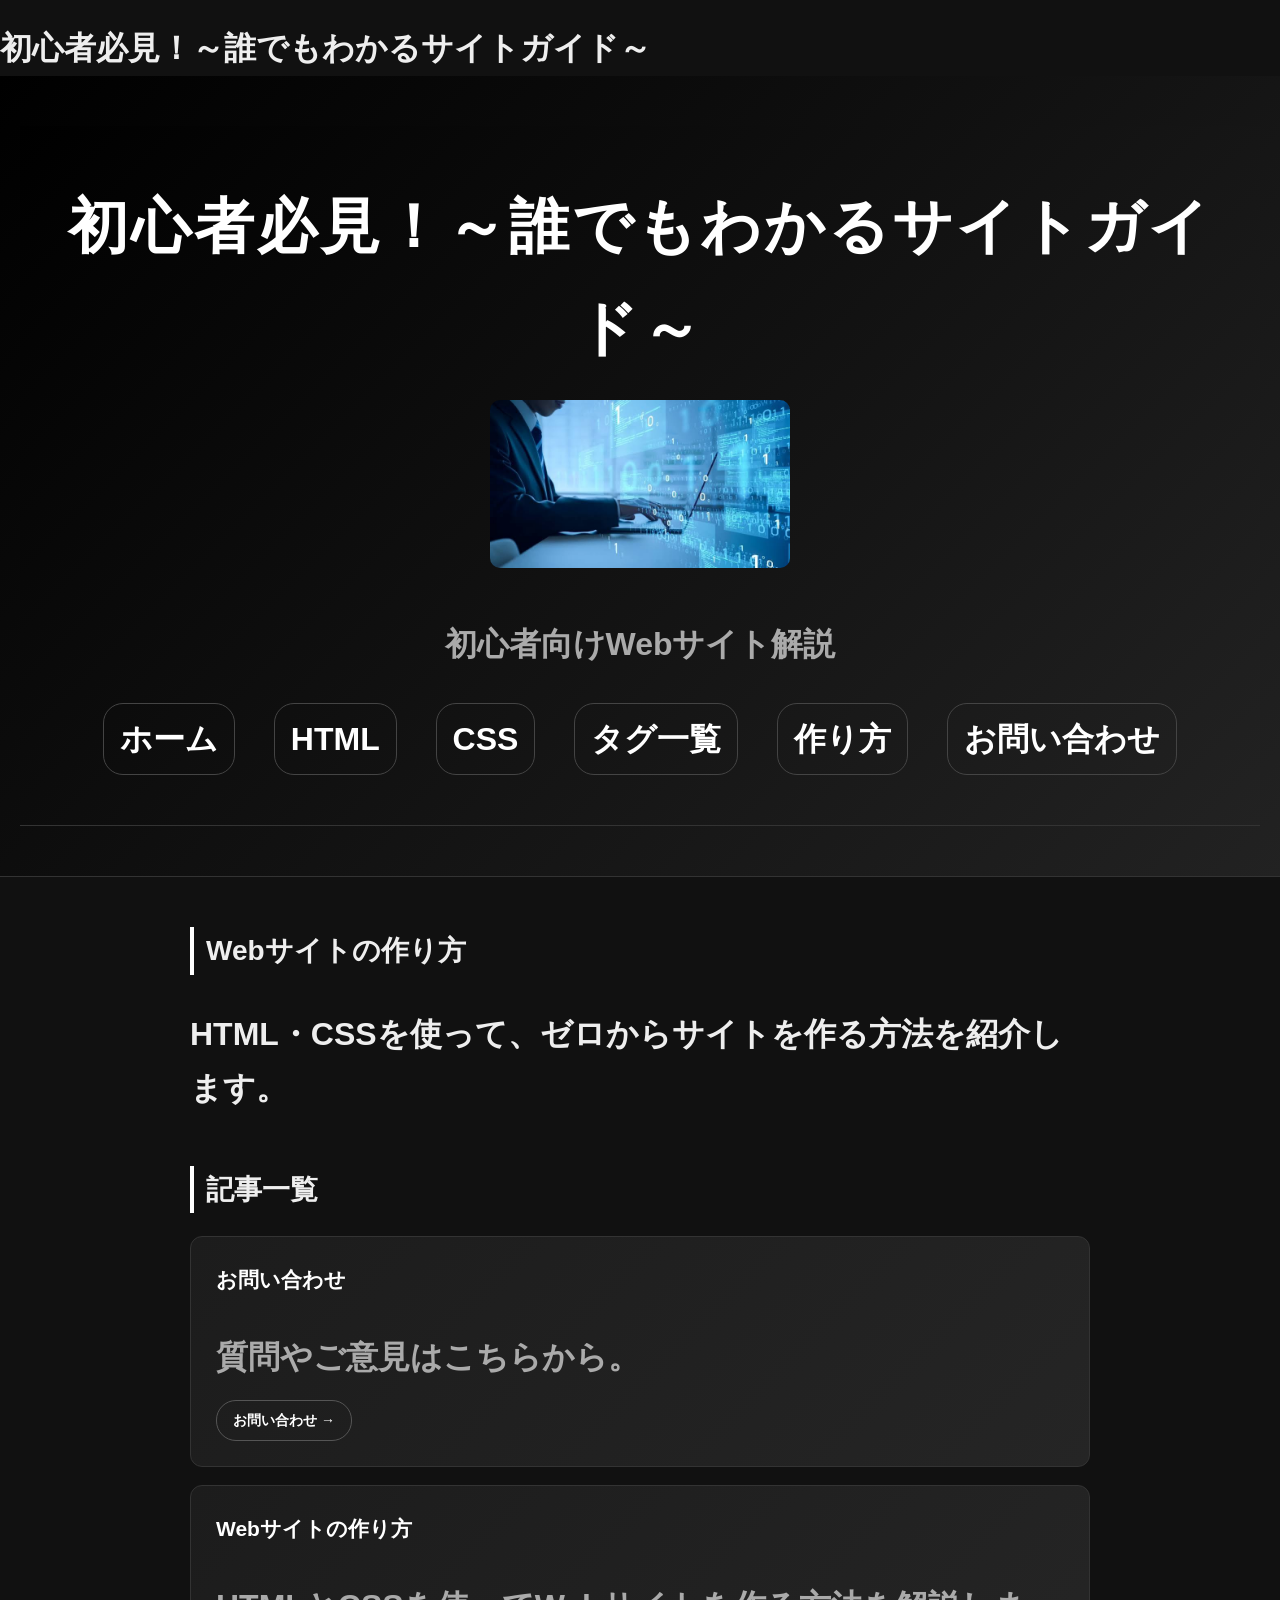
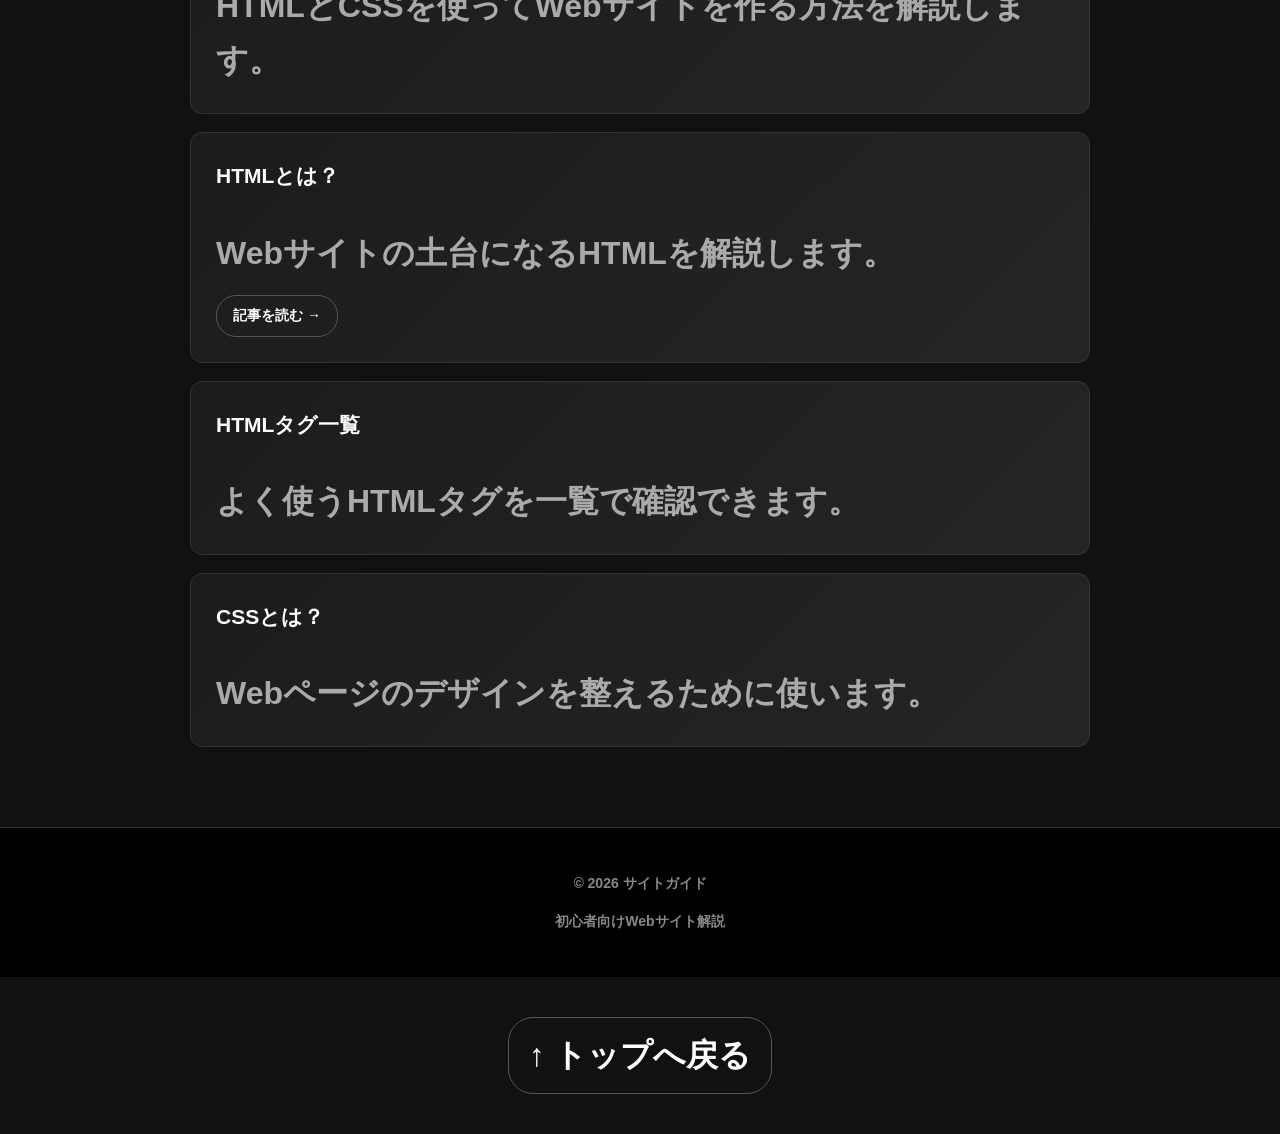
<file: index.html>
<!DOCTYPE html>
<html lang="ja">
<head>
  <meta charset="UTF-8">
  <meta name="viewport" content="width=device-width, initial-scale=1.0">
  <meta name="google-site-verification" content="7BjBZp8CxsttzeO7NE8NAkFifd_t9tx5n1CjLmjSdxc" />
  <title>初心者必見！！誰でもわかるサイトガイド</title>
  
  <link rel="stylesheet" href="style.css">

</head>
<body>

  <h1>初心者必見！～誰でもわかるサイトガイド～
  <body>

  <header>
   <header>
  <h1><a href="index.html">初心者必見！～誰でもわかるサイトガイド～</a></h1>
  <img src="images/image.png" alt="サイトガイドの画像">
  <p>初心者向けWebサイト解説</p>

  <nav>
  <a href="index.html">ホーム</a>
  <a href="html.html">HTML</a>
  <a href="css.html">CSS</a>
  <a href="tags.html">タグ一覧</a>
  <a href="website.html">作り方</a>
  <a href="お問い合わせ.html">お問い合わせ</a>
</nav>
</header>
  </header>

  <main>
    <h2>Webサイトの作り方</h2>
    <p>HTML・CSSを使って、ゼロからサイトを作る方法を紹介します。</p>

    <h2>記事一覧</h2>
    <div>
  <a href="お問い合わせ.html">
    <h3>お問い合わせ</h3>
    <p>質問やご意見はこちらから。</p>
    <span class="read-more">お問い合わせ →</span>
  </a>
</div>
<div>
  <a href="website.html">
    <h3>Webサイトの作り方</h3>
    <p>HTMLとCSSを使ってWebサイトを作る方法を解説します。</p>
  </a>
</div>
  <div>
  <a href="html.html">
    <h3>HTMLとは？</h3>
    <p>Webサイトの土台になるHTMLを解説します。</p>
    <span class="read-more">記事を読む →</span>
  </a>
</div>
<div>
  <a href="tags.html">
    <h3>HTMLタグ一覧</h3>
    <p>よく使うHTMLタグを一覧で確認できます。</p>
  </a>
</div>
    <div>
      <a href="css.html">
  <h3>CSSとは？</h3>
  <p>Webページのデザインを整えるために使います。</p>
</a>
    </div>
  </main>
<footer>
  <p>© 2026 サイトガイド</p>
  <p>初心者向けWebサイト解説</p>
</footer>
</body>
</html>
<a href="#" class="top-button">↑ トップへ戻る</a>
</file>
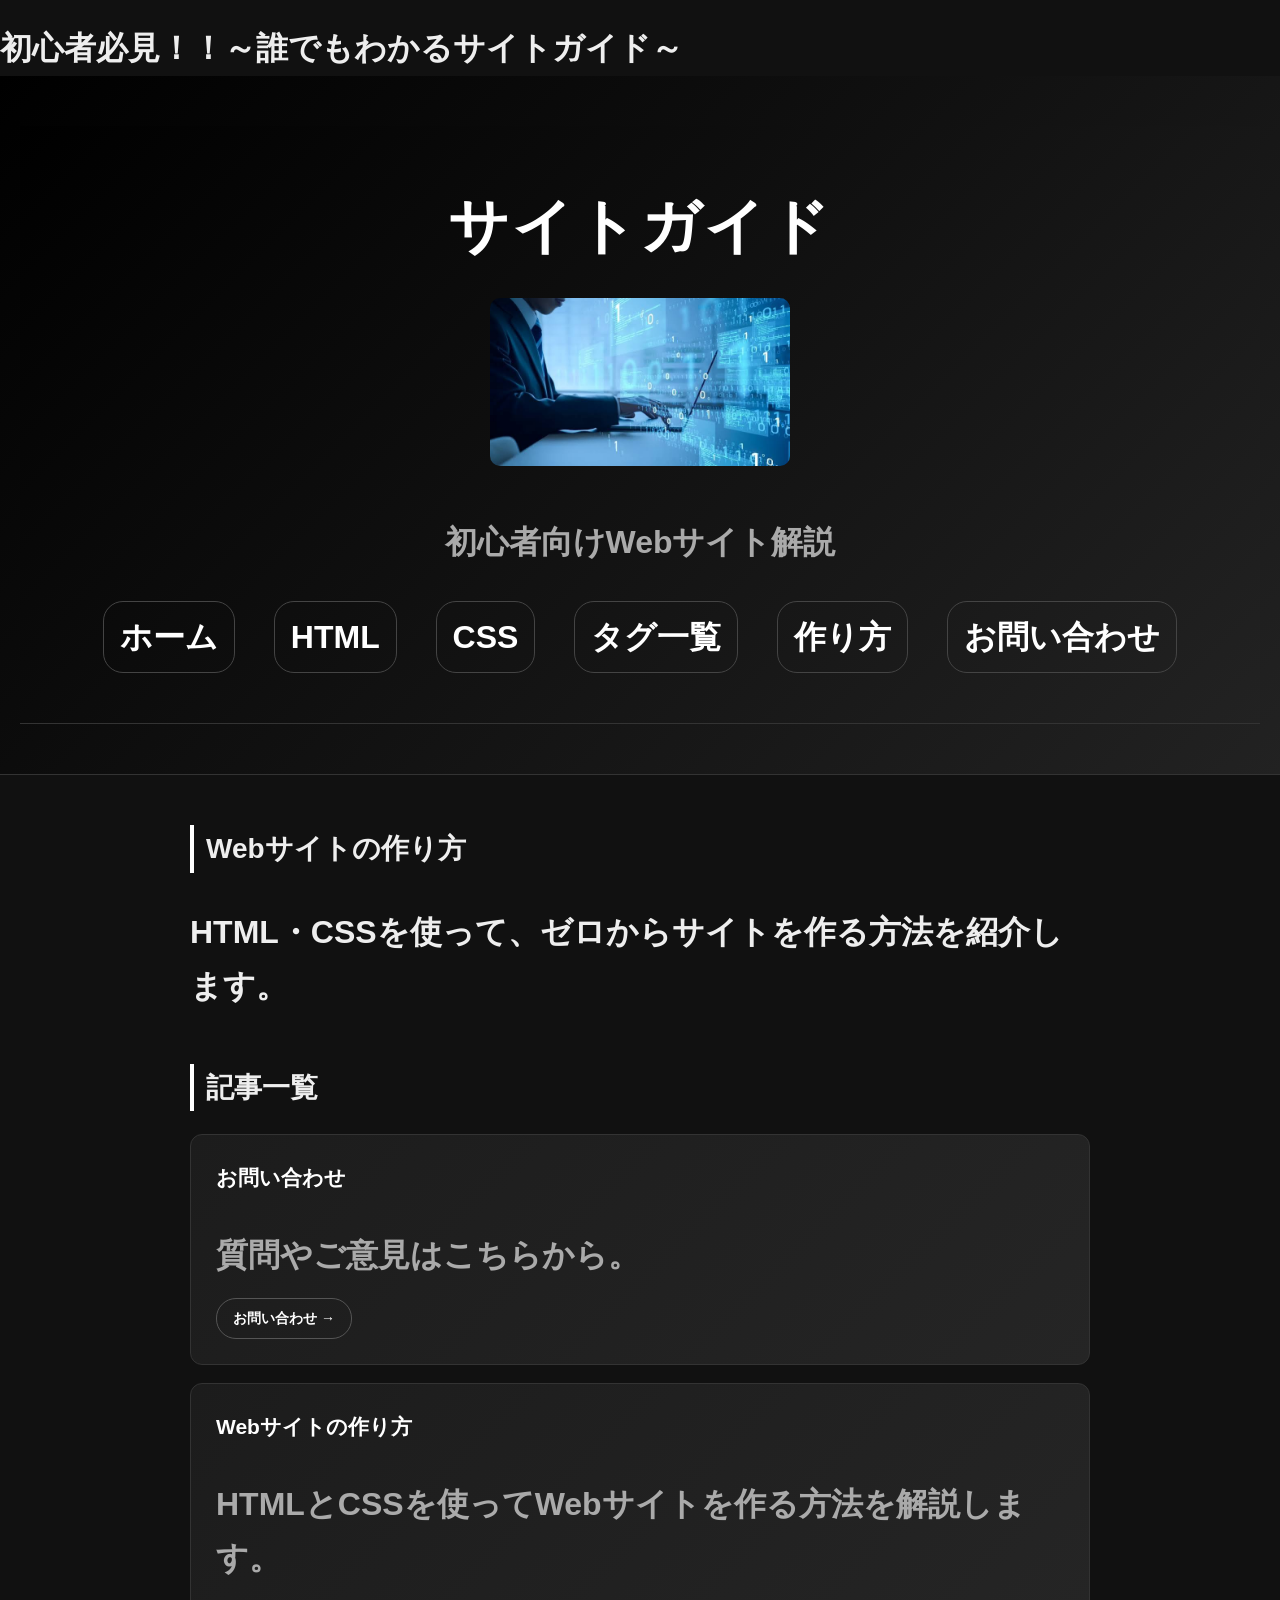
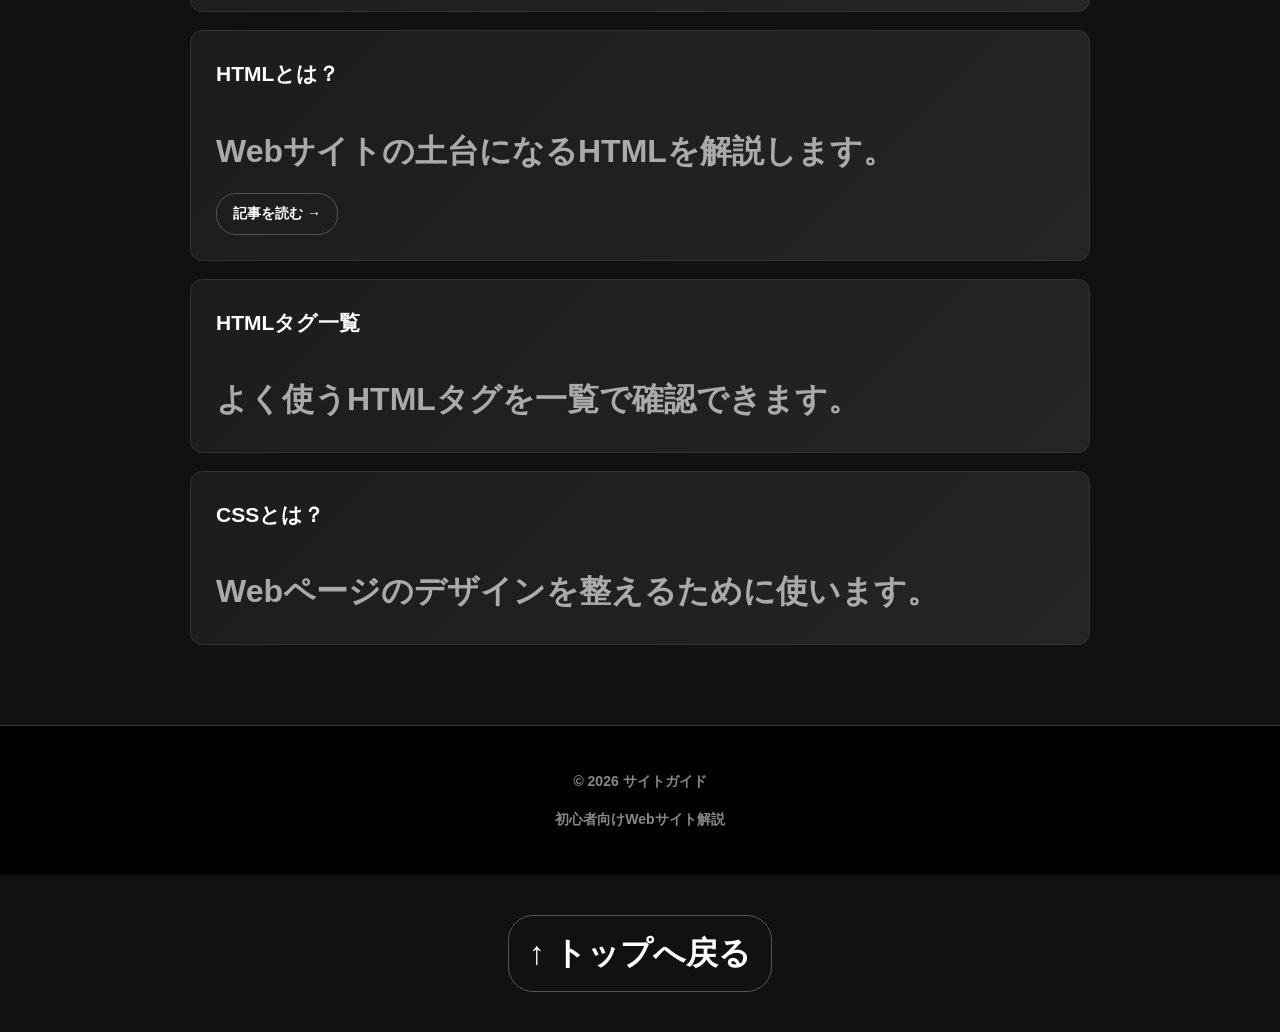
<file: サイト用フォルダ/index.html>
<!DOCTYPE html>
<html lang="ja">
<head>
  <meta charset="UTF-8">
  <meta name="viewport" content="width=device-width, initial-scale=1.0">
  <title>初心者必見！！～誰でもわかるサイトガイド～</title>
  <link rel="stylesheet" href="style.css">

</head>
<body>

  <h1>初心者必見！！～誰でもわかるサイトガイド～
  <body>

  <header>
   <header>
  <h1><a href="index.html">サイトガイド</a></h1>
  <img src="images/image.png" alt="サイトガイドの画像">
  <p>初心者向けWebサイト解説</p>

  <nav>
  <a href="index.html">ホーム</a>
  <a href="html.html">HTML</a>
  <a href="css.html">CSS</a>
  <a href="tags.html">タグ一覧</a>
  <a href="website.html">作り方</a>
  <a href="お問い合わせ.html">お問い合わせ</a>
</nav>
</header>
  </header>

  <main>
    <h2>Webサイトの作り方</h2>
    <p>HTML・CSSを使って、ゼロからサイトを作る方法を紹介します。</p>

    <h2>記事一覧</h2>
    <div>
  <a href="お問い合わせ.html">
    <h3>お問い合わせ</h3>
    <p>質問やご意見はこちらから。</p>
    <span class="read-more">お問い合わせ →</span>
  </a>
</div>
<div>
  <a href="website.html">
    <h3>Webサイトの作り方</h3>
    <p>HTMLとCSSを使ってWebサイトを作る方法を解説します。</p>
  </a>
</div>
  <div>
  <a href="html.html">
    <h3>HTMLとは？</h3>
    <p>Webサイトの土台になるHTMLを解説します。</p>
    <span class="read-more">記事を読む →</span>
  </a>
</div>
<div>
  <a href="tags.html">
    <h3>HTMLタグ一覧</h3>
    <p>よく使うHTMLタグを一覧で確認できます。</p>
  </a>
</div>
    <div>
      <a href="css.html">
  <h3>CSSとは？</h3>
  <p>Webページのデザインを整えるために使います。</p>
</a>
    </div>
  </main>
<footer>
  <p>© 2026 サイトガイド</p>
  <p>初心者向けWebサイト解説</p>
</footer>
</body>
</html>
<a href="#" class="top-button">↑ トップへ戻る</a>
</file>
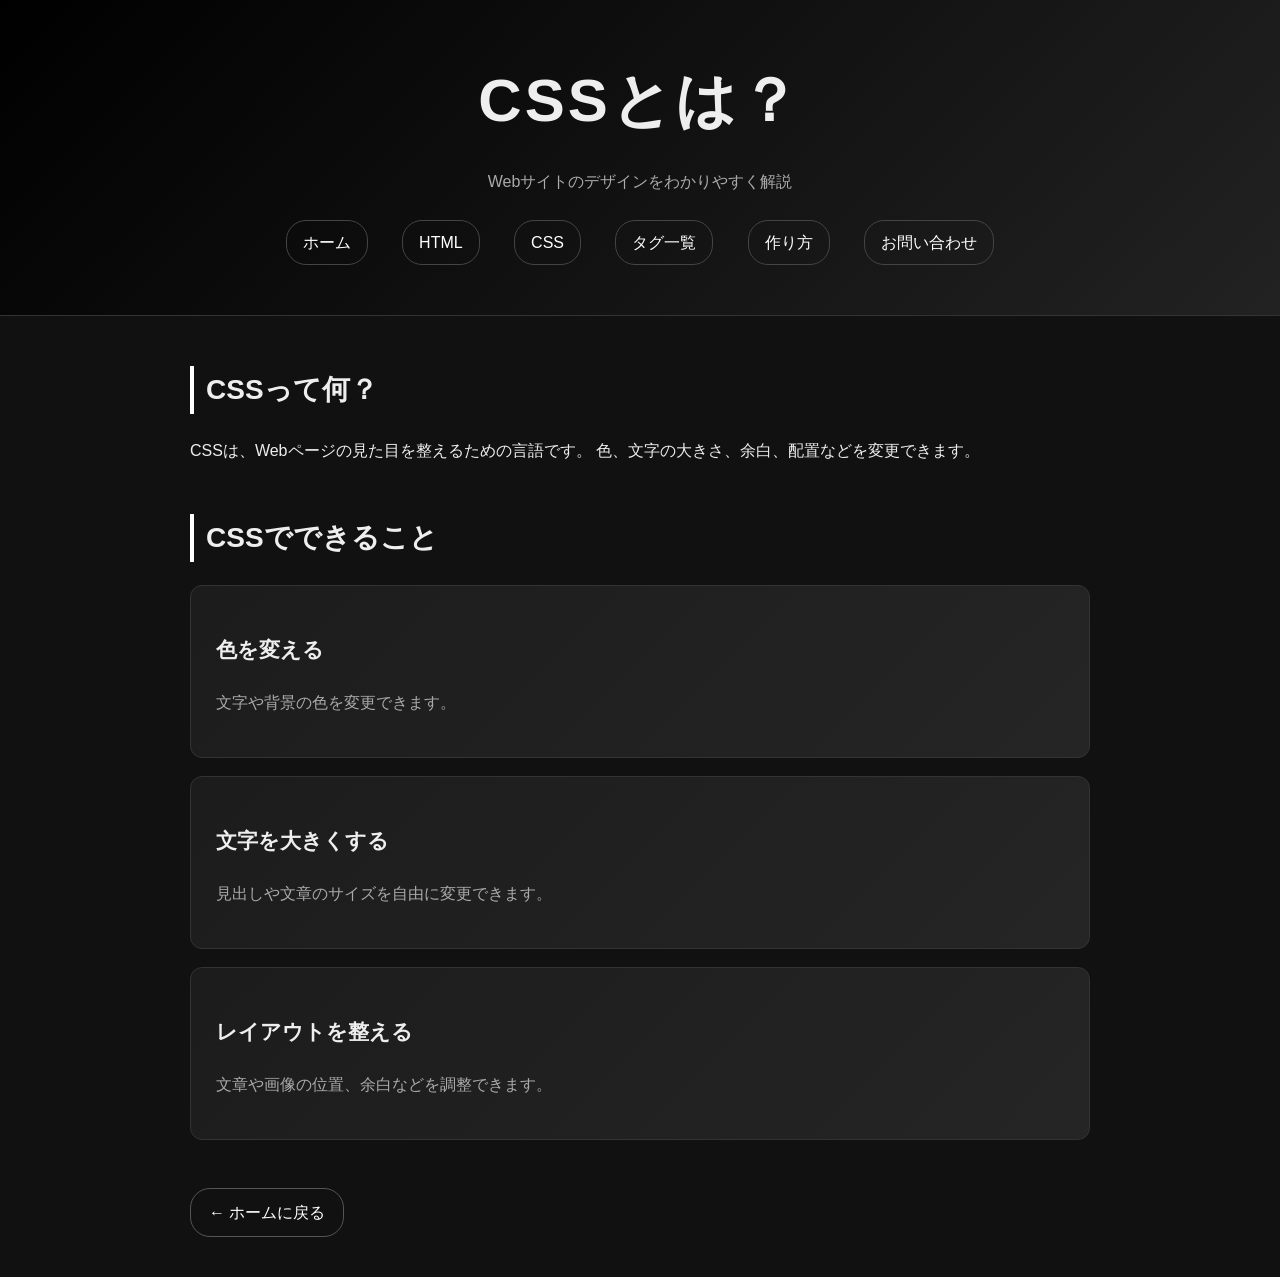
<file: css.html>
<!DOCTYPE html>
<html lang="ja">
<head>
  <meta charset="UTF-8">
  <meta name="viewport" content="width=device-width, initial-scale=1.0">
  <title>CSSとは？｜サイトガイド</title>
  <link rel="stylesheet" href="style.css">
</head>

<body>

<header>
  <h1>CSSとは？</h1>
  <p>Webサイトのデザインをわかりやすく解説</p>

  <nav>
    <a href="index.html">ホーム</a>
    <a href="html.html">HTML</a>
    <a href="css.html">CSS</a>
    <a href="tags.html">タグ一覧</a>
    <a href="website.html">作り方</a>
    <a href="お問い合わせ.html">お問い合わせ</a>
  </nav>
</header>

  <main>
    <h2>CSSって何？</h2>
    <p>
      CSSは、Webページの見た目を整えるための言語です。
      色、文字の大きさ、余白、配置などを変更できます。
    </p>

    <h2>CSSでできること</h2>

    <div>
      <h3>色を変える</h3>
      <p>文字や背景の色を変更できます。</p>
    </div>

    <div>
      <h3>文字を大きくする</h3>
      <p>見出しや文章のサイズを自由に変更できます。</p>
    </div>

    <div>
      <h3>レイアウトを整える</h3>
      <p>文章や画像の位置、余白などを調整できます。</p>
    </div>
<a href="index.html" class="back-button">← ホームに戻る</a>
  </main>

</body>
</html>
</file>
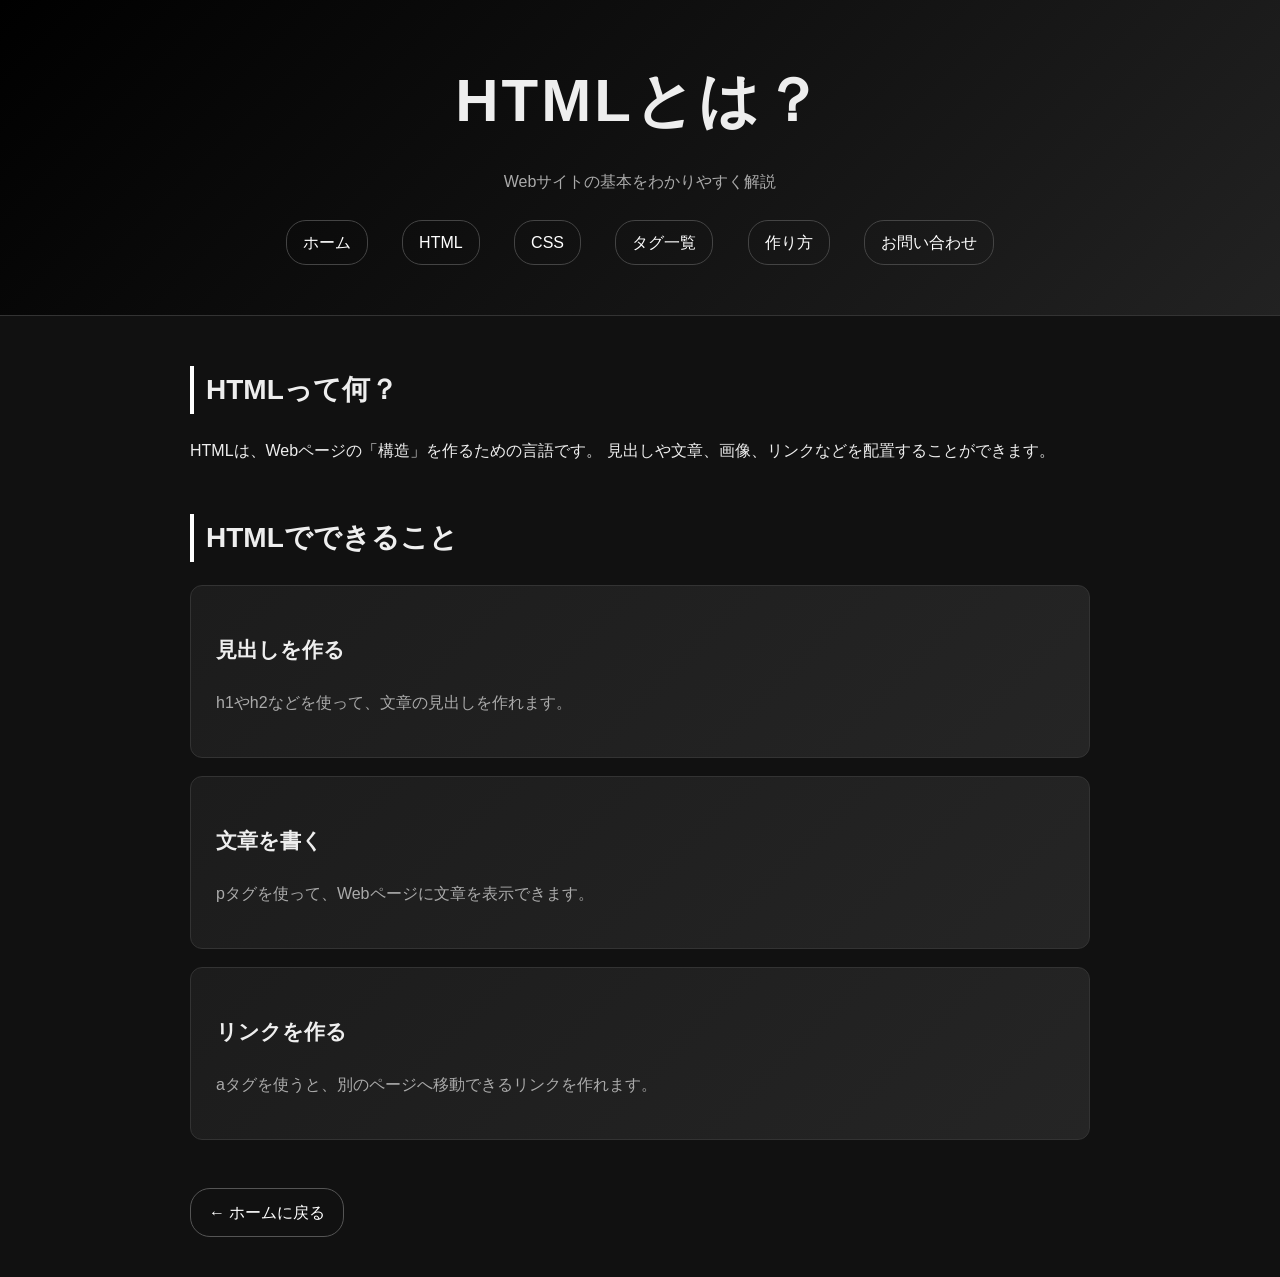
<file: html.html>
<!DOCTYPE html>
<html lang="ja">
<head>
  <meta charset="UTF-8">
  <meta name="viewport" content="width=device-width, initial-scale=1.0">
  <title>HTMLとは？｜サイトガイド</title>
  <link rel="stylesheet" href="style.css">
</head>

<body>

  
    <header>
  <h1>HTMLとは？</h1>
  <p>Webサイトの基本をわかりやすく解説</p>

  <nav>
    <a href="index.html">ホーム</a>
    <a href="html.html">HTML</a>
    <a href="css.html">CSS</a>
    <a href="tags.html">タグ一覧</a>
    <a href="website.html">作り方</a>
    <a href="お問い合わせ.html">お問い合わせ</a>
  </nav>
</header>
  

  <main>
    <h2>HTMLって何？</h2>
    <p>
      HTMLは、Webページの「構造」を作るための言語です。
      見出しや文章、画像、リンクなどを配置することができます。
    </p>

    <h2>HTMLでできること</h2>

    <div>
      <h3>見出しを作る</h3>
      <p>h1やh2などを使って、文章の見出しを作れます。</p>
    </div>

    <div>
      <h3>文章を書く</h3>
      <p>pタグを使って、Webページに文章を表示できます。</p>
    </div>

    <div>
      <h3>リンクを作る</h3>
      <p>aタグを使うと、別のページへ移動できるリンクを作れます。</p>
    </div>
<a href="index.html" class="back-button">← ホームに戻る</a>
  </main>

</body>
</html>
</file>
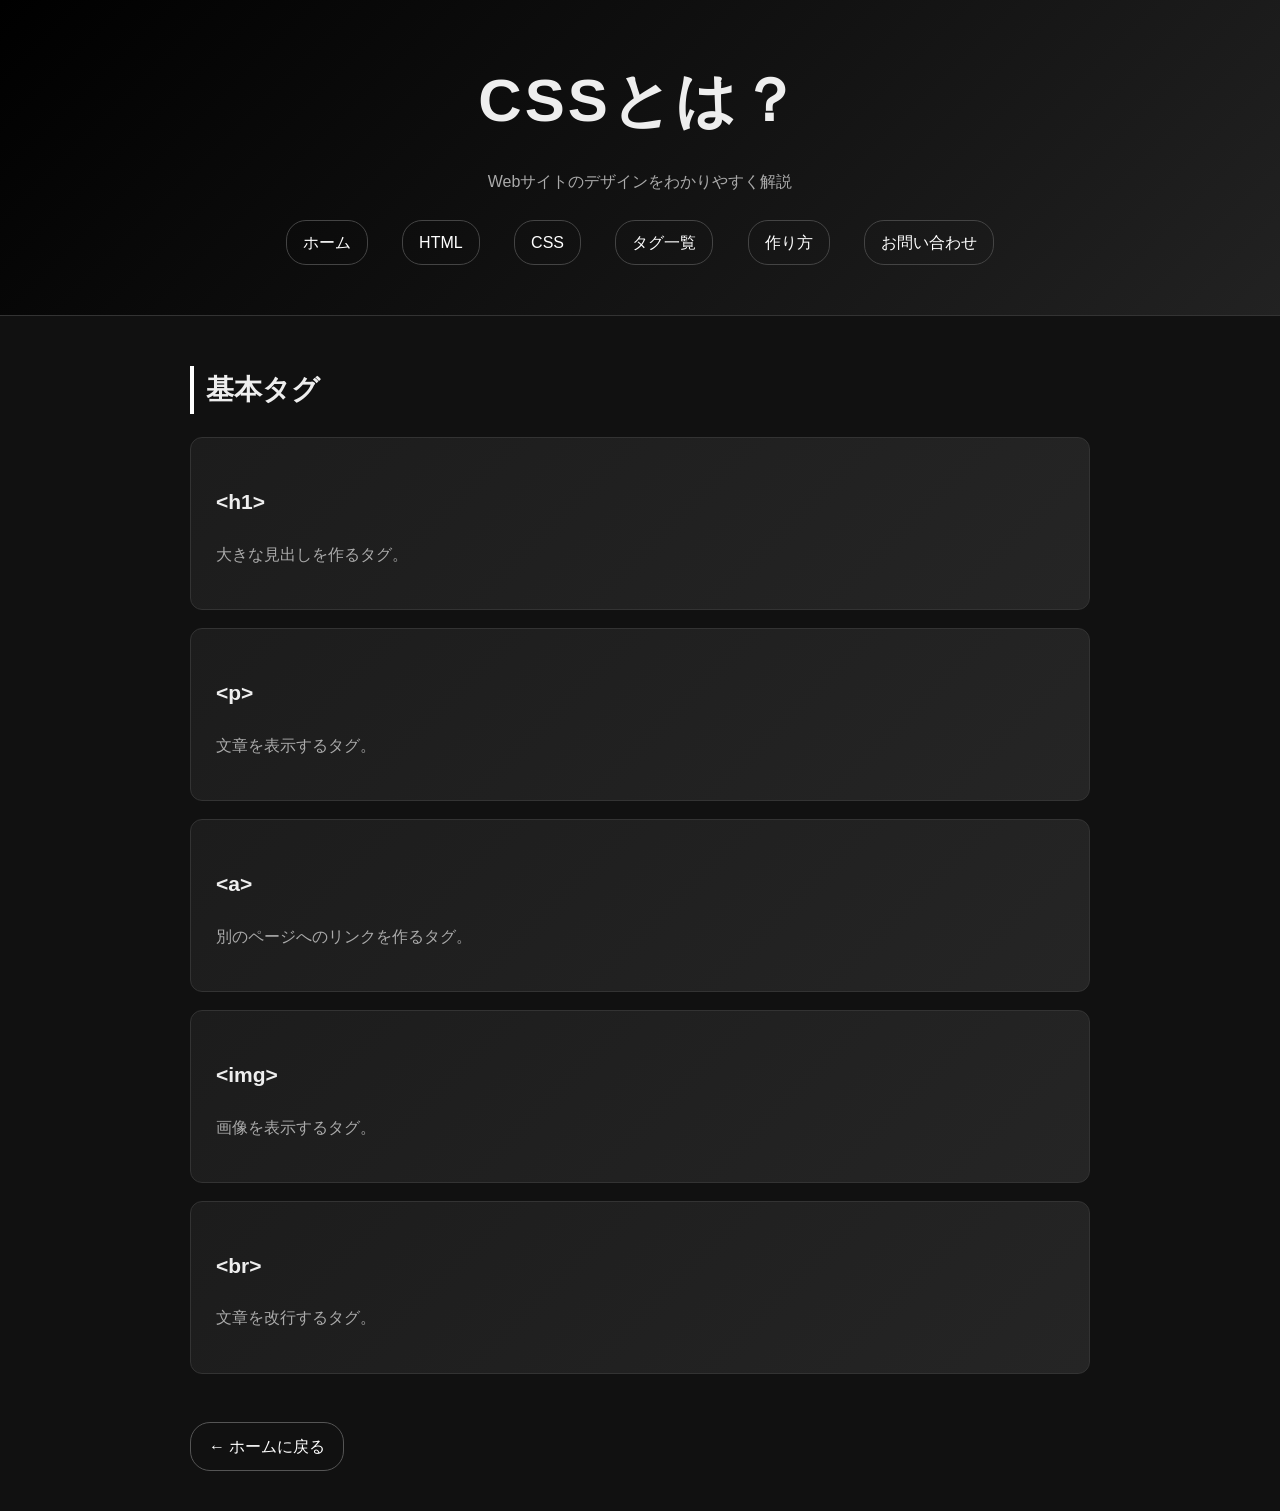
<file: tags.html>
<!DOCTYPE html>
<html lang="ja">
<head>
  <meta charset="UTF-8">
  <meta name="viewport" content="width=device-width, initial-scale=1.0">
  <title>HTMLタグ一覧｜サイトガイド</title>
  <link rel="stylesheet" href="style.css">
</head>

<body>

  <header>
  <h1>CSSとは？</h1>
  <p>Webサイトのデザインをわかりやすく解説</p>

  <nav>
    <a href="index.html">ホーム</a>
    <a href="html.html">HTML</a>
    <a href="css.html">CSS</a>
    <a href="tags.html">タグ一覧</a>
    <a href="website.html">作り方</a>
    <a href="お問い合わせ.html">お問い合わせ</a>
  </nav>
</header>

  <main>
    <h2>基本タグ</h2>

    <div>
      <h3>&lt;h1&gt;</h3>
      <p>大きな見出しを作るタグ。</p>
    </div>

    <div>
      <h3>&lt;p&gt;</h3>
      <p>文章を表示するタグ。</p>
    </div>

    <div>
      <h3>&lt;a&gt;</h3>
      <p>別のページへのリンクを作るタグ。</p>
    </div>

    <div>
      <h3>&lt;img&gt;</h3>
      <p>画像を表示するタグ。</p>
    </div>

    <div>
      <h3>&lt;br&gt;</h3>
      <p>文章を改行するタグ。</p>
    </div>
<a href="index.html" class="back-button">← ホームに戻る</a>
  </main>

</body>
</html>
</file>
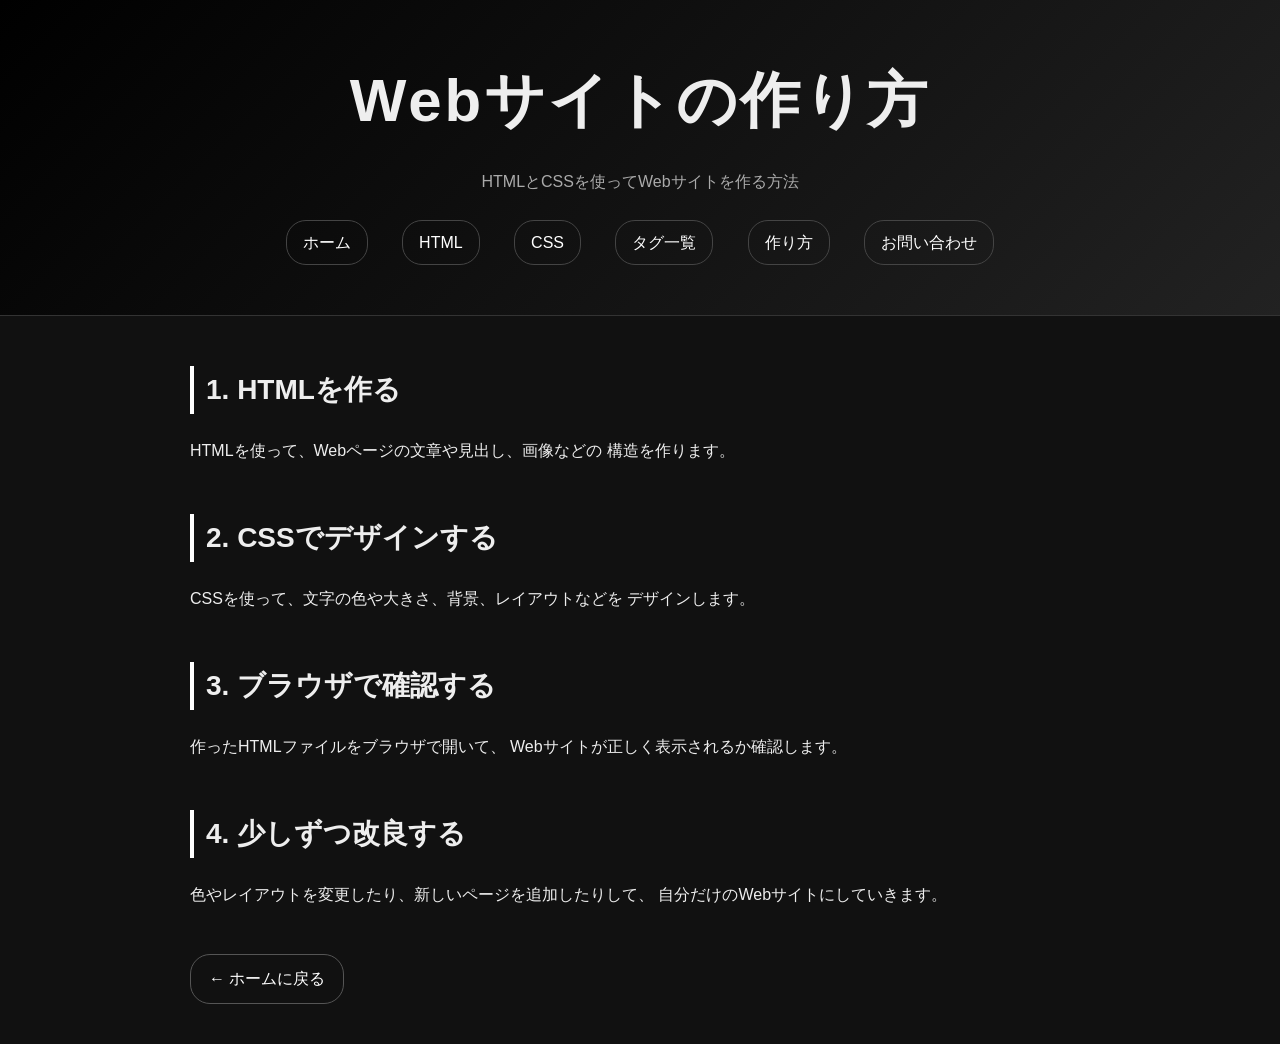
<file: website.html>
<!DOCTYPE html>
<html lang="ja">
<head>
  <meta charset="UTF-8">
  <meta name="viewport" content="width=device-width, initial-scale=1.0">
  <title>Webサイトの作り方｜サイトガイド</title>
  <link rel="stylesheet" href="style.css">
</head>

<body>
<header>
  <h1>Webサイトの作り方</h1>
  <p>HTMLとCSSを使ってWebサイトを作る方法</p>

  <nav>
    <a href="index.html">ホーム</a>
    <a href="html.html">HTML</a>
    <a href="css.html">CSS</a>
    <a href="tags.html">タグ一覧</a>
    <a href="website.html">作り方</a>
    <a href="お問い合わせ.html">お問い合わせ</a>
  </nav>
</header>

  <main>

    <h2>1. HTMLを作る</h2>
    <p>
      HTMLを使って、Webページの文章や見出し、画像などの
      構造を作ります。
    </p>

    <h2>2. CSSでデザインする</h2>
    <p>
      CSSを使って、文字の色や大きさ、背景、レイアウトなどを
      デザインします。
    </p>

    <h2>3. ブラウザで確認する</h2>
    <p>
      作ったHTMLファイルをブラウザで開いて、
      Webサイトが正しく表示されるか確認します。
    </p>

    <h2>4. 少しずつ改良する</h2>
    <p>
      色やレイアウトを変更したり、新しいページを追加したりして、
      自分だけのWebサイトにしていきます。
    </p>
<a href="index.html" class="back-button">← ホームに戻る</a>
  </main>

</body>
</html>
</file>
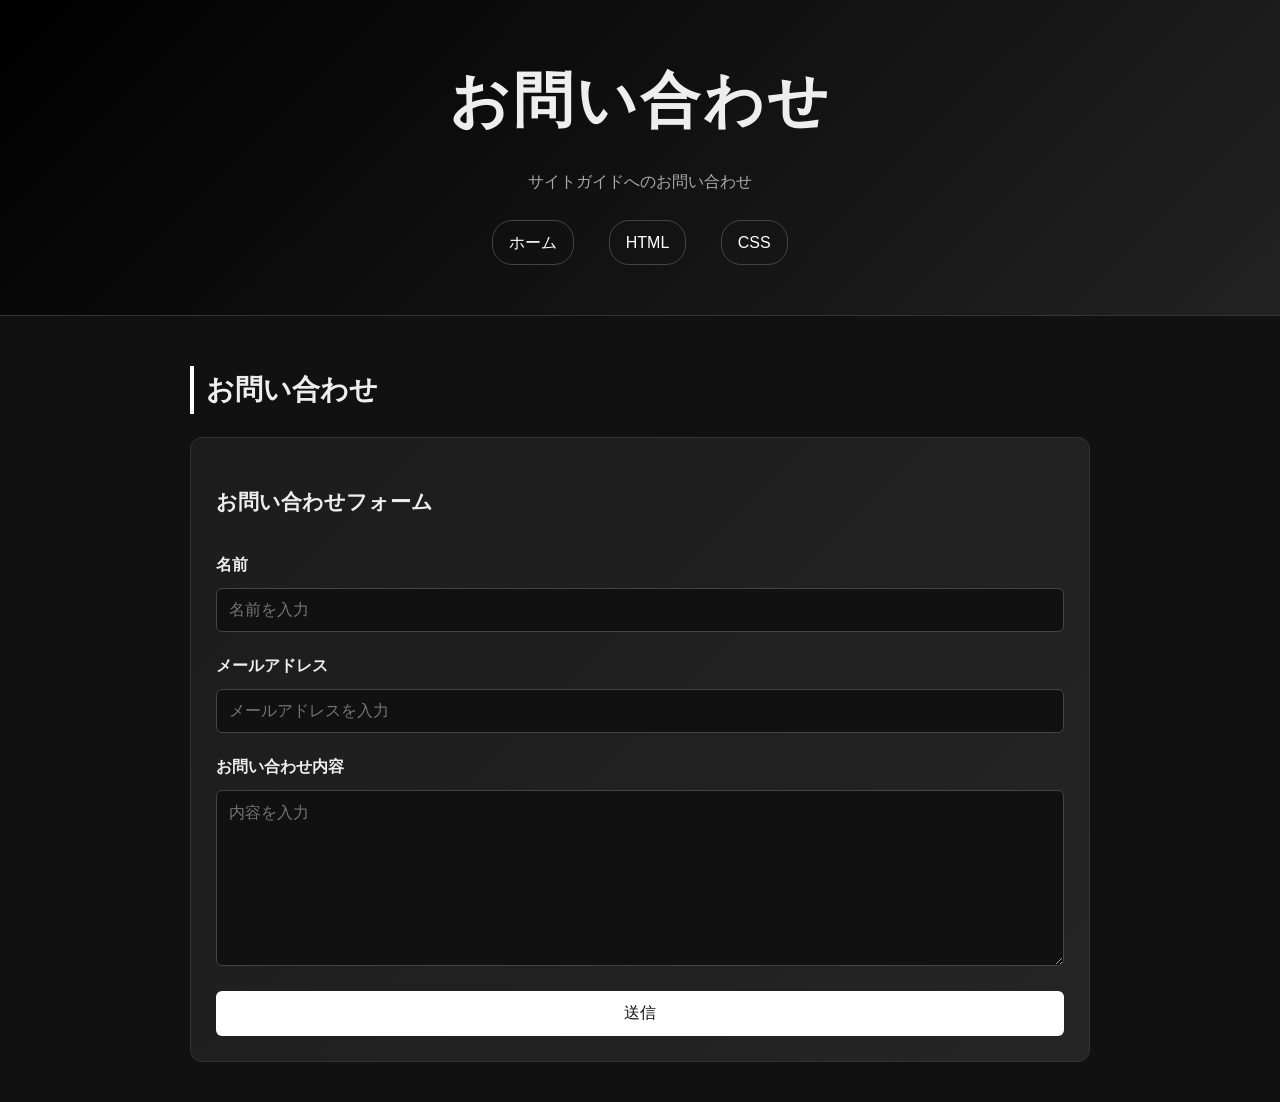
<file: お問い合わせ.html>
<!DOCTYPE html>
<html lang="ja">
<head>
  <meta charset="UTF-8">
  <title>お問い合わせ｜サイトガイド</title>
  <link rel="stylesheet" href="style.css">
</head>

<body>

<header>
  <h1>お問い合わせ</h1>
  <p>サイトガイドへのお問い合わせ</p>

  <nav>
    <a href="index.html">ホーム</a>
    <a href="html.html">HTML</a>
    <a href="css.html">CSS</a>
  </nav>
</header>

<main>

  <h2>お問い合わせ</h2>

   <div>
  <h3>お問い合わせフォーム</h3>

  <form>
    <label>名前</label>
    <input type="text" placeholder="名前を入力">

    <label>メールアドレス</label>
    <input type="email" placeholder="メールアドレスを入力">

    <label>お問い合わせ内容</label>
    <textarea placeholder="内容を入力"></textarea>

    <button type="submit">送信</button>
  </form>
</div>
  

</main>

</body>
</html>
<script>
  const form = document.querySelector("form");

  form.addEventListener("submit", function(event) {
  event.preventDefault();

  alert("お問い合わせを受け付けました！");

  form.reset();
});
</script>
</file>
<file: style.css>
body {
  font-family: Arial, sans-serif;
  background: #111;
  color: #eee;
  margin: 0;
  line-height: 1.7;
}

header {
  background: #000;
  padding: 50px 20px;
  text-align: center;
  border-bottom: 1px solid #333;
}

header h1 {
  font-size: 60px;
  margin: 0;
  letter-spacing: 3px;
}

header p {
  color: #aaa;
}

main {
  max-width: 900px;
  margin: 40px auto;
  padding: 0 20px;
}

h2 {
  font-size: 28px;
  border-left: 4px solid #fff;
  padding-left: 12px;
  margin-top: 50px;
}

h3 {
  font-size: 21px;
}

main > div {
  background: linear-gradient(135deg, #1c1c1c, #252525);
  padding: 25px;
  margin: 18px 0;
  border-radius: 12px;
  border: 1px solid #333;
  transition: 0.3s;
}

main > div:hover {
  border-color: #777;
  transform: translateY(-6px);
}

main > div p {
  color: #aaa;
}
nav {
  margin-top: 25px;
}

nav a {
  color: #fff;
  text-decoration: none;
  margin: 0 15px;
}

nav a:hover {
  text-decoration: underline;
}
header img {
  width: 300px;
  max-width: 100%;
  margin-top: 20px;
  border-radius: 10px;
}
header img {
  transition: 0.3s;
}

header img:hover {
  transform: scale(1.05);
}
main > div {
  transition: 0.3s;
}

main > div:hover {
  transform: translateY(-5px);
}
nav a {
  display: inline-block;
  padding: 8px 16px;
  border: 1px solid #444;
  border-radius: 20px;
  transition: 0.3s;
}

nav a:hover {
  background: #fff;
  color: #111;
  text-decoration: none;
}
header {
  background: linear-gradient(135deg, #000, #222);
}
main > div a {
  display: block;
  color: #fff;
  text-decoration: none;
}

main > div a h3 {
  margin-top: 0;
}

main > div a p {
  margin-bottom: 0;
}
@media (max-width: 600px) {
  header {
    padding: 35px 15px;
  }

  header h1 {
    font-size: 36px;
  }

  nav a {
    margin: 5px;
    padding: 7px 12px;
  }

  main {
    padding: 0 15px;
  }

  h2 {
    font-size: 24px;
  }
}.read-more {
  display: inline-block;
  margin-top: 15px;
  padding: 8px 16px;
  border: 1px solid #555;
  border-radius: 20px;
  font-size: 14px;
  color: #fff;
  transition: 0.3s;
}

main > div:hover .read-more {
  background: #fff;
  color: #111;
}
.top-button {
  display: block;
  width: fit-content;
  margin: 40px auto;
  padding: 10px 20px;
  border: 1px solid #555;
  border-radius: 25px;
  color: #fff;
  text-decoration: none;
  transition: 0.3s;
}

.top-button:hover {
  background: #fff;
  color: #111;
}
form {
  display: flex;
  flex-direction: column;
  gap: 10px;
}

form label {
  margin-top: 10px;
  font-weight: bold;
}

form input,
form textarea {
  background: #111;
  color: #fff;
  border: 1px solid #444;
  padding: 12px;
  border-radius: 6px;
  font-size: 16px;
}

form textarea {
  min-height: 150px;
  resize: vertical;
}

form button {
  margin-top: 15px;
  padding: 12px;
  background: #fff;
  color: #111;
  border: none;
  border-radius: 6px;
  font-size: 16px;
  cursor: pointer;
}

form button:hover {
  background: #ccc;
}
form input:focus,
form textarea:focus {
  outline: none;
  border-color: #fff;
  background: #181818;
}
footer {
  margin-top: 80px;
  padding: 30px 20px;
  text-align: center;
  background: #000;
  border-top: 1px solid #333;
  color: #888;
  font-size: 14px;
}
body {
  animation: fadeIn 0.8s ease;
}

@keyframes fadeIn {
  from {
    opacity: 0;
  }

  to {
    opacity: 1;
  }
}
header h1 a {
  color: #fff;
  text-decoration: none;
}
.back-button {
  display: inline-block;
  margin-top: 30px;
  padding: 10px 18px;
  border: 1px solid #555;
  border-radius: 20px;
  color: #fff;
  text-decoration: none;
  transition: 0.3s;
}

.back-button:hover {
  background: #fff;
  color: #111;
}
</file>
<file: サイト用フォルダ/style.css>
body {
  font-family: Arial, sans-serif;
  background: #111;
  color: #eee;
  margin: 0;
  line-height: 1.7;
}

header {
  background: #000;
  padding: 50px 20px;
  text-align: center;
  border-bottom: 1px solid #333;
}

header h1 {
  font-size: 60px;
  margin: 0;
  letter-spacing: 3px;
}

header p {
  color: #aaa;
}

main {
  max-width: 900px;
  margin: 40px auto;
  padding: 0 20px;
}

h2 {
  font-size: 28px;
  border-left: 4px solid #fff;
  padding-left: 12px;
  margin-top: 50px;
}

h3 {
  font-size: 21px;
}

main > div {
  background: linear-gradient(135deg, #1c1c1c, #252525);
  padding: 25px;
  margin: 18px 0;
  border-radius: 12px;
  border: 1px solid #333;
  transition: 0.3s;
}

main > div:hover {
  border-color: #777;
  transform: translateY(-6px);
}

main > div p {
  color: #aaa;
}
nav {
  margin-top: 25px;
}

nav a {
  color: #fff;
  text-decoration: none;
  margin: 0 15px;
}

nav a:hover {
  text-decoration: underline;
}
header img {
  width: 300px;
  max-width: 100%;
  margin-top: 20px;
  border-radius: 10px;
}
header img {
  transition: 0.3s;
}

header img:hover {
  transform: scale(1.05);
}
main > div {
  transition: 0.3s;
}

main > div:hover {
  transform: translateY(-5px);
}
nav a {
  display: inline-block;
  padding: 8px 16px;
  border: 1px solid #444;
  border-radius: 20px;
  transition: 0.3s;
}

nav a:hover {
  background: #fff;
  color: #111;
  text-decoration: none;
}
header {
  background: linear-gradient(135deg, #000, #222);
}
main > div a {
  display: block;
  color: #fff;
  text-decoration: none;
}

main > div a h3 {
  margin-top: 0;
}

main > div a p {
  margin-bottom: 0;
}
@media (max-width: 600px) {
  header {
    padding: 35px 15px;
  }

  header h1 {
    font-size: 36px;
  }

  nav a {
    margin: 5px;
    padding: 7px 12px;
  }

  main {
    padding: 0 15px;
  }

  h2 {
    font-size: 24px;
  }
}.read-more {
  display: inline-block;
  margin-top: 15px;
  padding: 8px 16px;
  border: 1px solid #555;
  border-radius: 20px;
  font-size: 14px;
  color: #fff;
  transition: 0.3s;
}

main > div:hover .read-more {
  background: #fff;
  color: #111;
}
.top-button {
  display: block;
  width: fit-content;
  margin: 40px auto;
  padding: 10px 20px;
  border: 1px solid #555;
  border-radius: 25px;
  color: #fff;
  text-decoration: none;
  transition: 0.3s;
}

.top-button:hover {
  background: #fff;
  color: #111;
}
form {
  display: flex;
  flex-direction: column;
  gap: 10px;
}

form label {
  margin-top: 10px;
  font-weight: bold;
}

form input,
form textarea {
  background: #111;
  color: #fff;
  border: 1px solid #444;
  padding: 12px;
  border-radius: 6px;
  font-size: 16px;
}

form textarea {
  min-height: 150px;
  resize: vertical;
}

form button {
  margin-top: 15px;
  padding: 12px;
  background: #fff;
  color: #111;
  border: none;
  border-radius: 6px;
  font-size: 16px;
  cursor: pointer;
}

form button:hover {
  background: #ccc;
}
form input:focus,
form textarea:focus {
  outline: none;
  border-color: #fff;
  background: #181818;
}
footer {
  margin-top: 80px;
  padding: 30px 20px;
  text-align: center;
  background: #000;
  border-top: 1px solid #333;
  color: #888;
  font-size: 14px;
}
body {
  animation: fadeIn 0.8s ease;
}

@keyframes fadeIn {
  from {
    opacity: 0;
  }

  to {
    opacity: 1;
  }
}
header h1 a {
  color: #fff;
  text-decoration: none;
}
.back-button {
  display: inline-block;
  margin-top: 30px;
  padding: 10px 18px;
  border: 1px solid #555;
  border-radius: 20px;
  color: #fff;
  text-decoration: none;
  transition: 0.3s;
}

.back-button:hover {
  background: #fff;
  color: #111;
}
</file>
